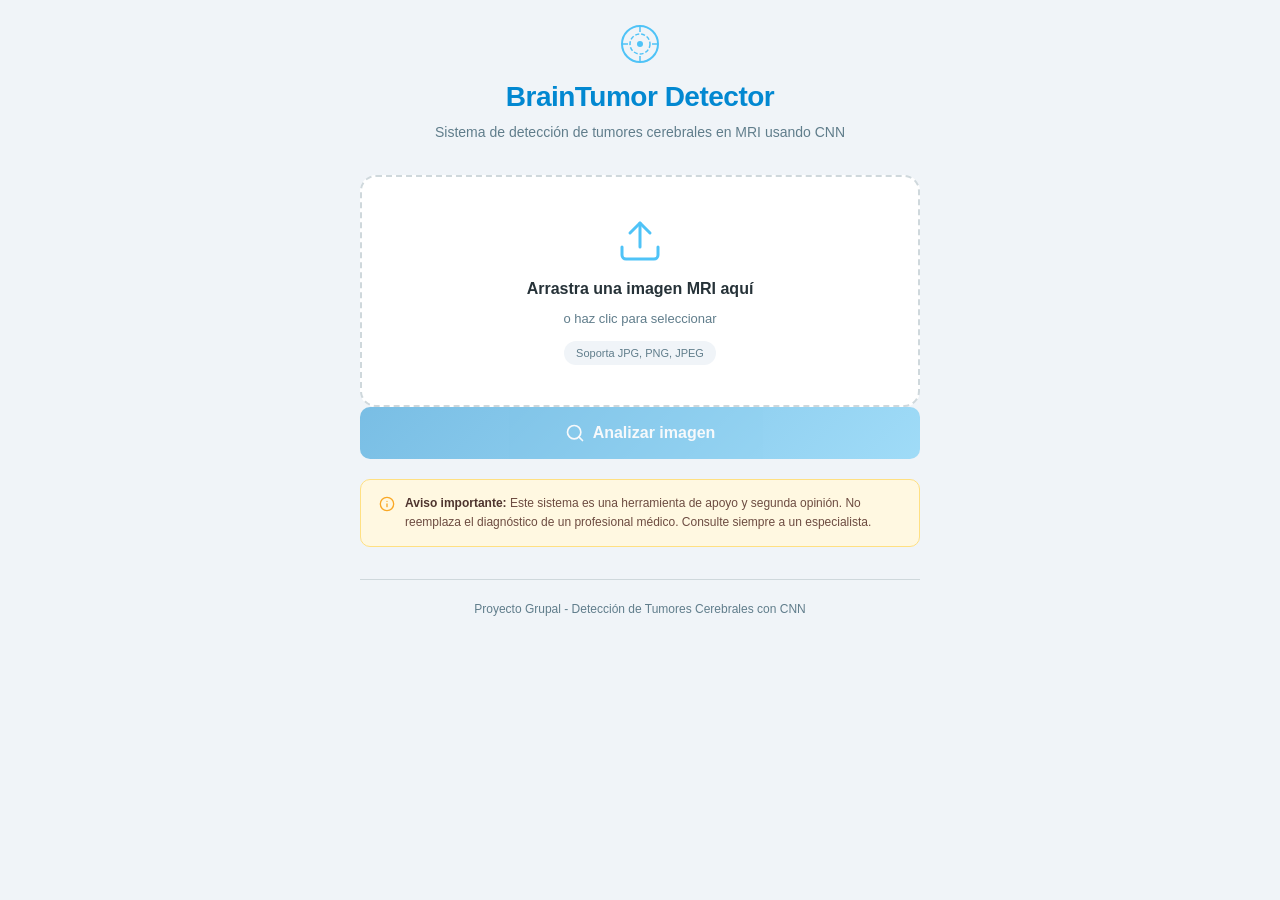
<file: frontend/index.html>
<!DOCTYPE html>
<html lang="es">
<head>
    <meta charset="UTF-8">
    <meta name="viewport" content="width=device-width, initial-scale=1.0">
    <title>BrainTumor Detector - CNN</title>
    <link rel="stylesheet" href="style.css">
    <link rel="icon" type="image/png" href="[data-uri]">
</head>
<body>
    <div class="container">
        <header>
            <div class="logo">
                <svg width="40" height="40" viewBox="0 0 40 40" fill="none">
                    <circle cx="20" cy="20" r="18" stroke="#4fc3f7" stroke-width="2" fill="none"/>
                    <circle cx="20" cy="20" r="10" stroke="#4fc3f7" stroke-width="1.5" fill="none" stroke-dasharray="4 2"/>
                    <circle cx="20" cy="20" r="3" fill="#4fc3f7"/>
                    <line x1="20" y1="2" x2="20" y2="8" stroke="#4fc3f7" stroke-width="1.5"/>
                    <line x1="20" y1="32" x2="20" y2="38" stroke="#4fc3f7" stroke-width="1.5"/>
                    <line x1="2" y1="20" x2="8" y2="20" stroke="#4fc3f7" stroke-width="1.5"/>
                    <line x1="32" y1="20" x2="38" y2="20" stroke="#4fc3f7" stroke-width="1.5"/>
                </svg>
            </div>
            <h1>BrainTumor Detector</h1>
            <p class="subtitle">Sistema de detección de tumores cerebrales en MRI usando CNN</p>
        </header>

        <main>
            <div class="upload-section">
                <div class="drop-zone" id="dropZone">
                    <div class="drop-zone-content" id="dropZoneContent">
                        <svg width="48" height="48" viewBox="0 0 24 24" fill="none" stroke="#4fc3f7" stroke-width="1.5" stroke-linecap="round" stroke-linejoin="round">
                            <path d="M21 15v4a2 2 0 0 1-2 2H5a2 2 0 0 1-2-2v-4"/>
                            <polyline points="17 8 12 3 7 8"/>
                            <line x1="12" y1="3" x2="12" y2="15"/>
                        </svg>
                        <p class="drop-text">Arrastra una imagen MRI aquí</p>
                        <p class="drop-hint">o haz clic para seleccionar</p>
                        <span class="drop-formats">Soporta JPG, PNG, JPEG</span>
                    </div>
                    <div class="preview-container" id="previewContainer" style="display:none">
                        <img id="previewImage" alt="Vista previa de la MRI">
                        <button class="btn-change" id="btnChange">
                            <svg width="16" height="16" viewBox="0 0 24 24" fill="none" stroke="currentColor" stroke-width="2" stroke-linecap="round" stroke-linejoin="round">
                                <path d="M21 15v4a2 2 0 0 1-2 2H5a2 2 0 0 1-2-2v-4"/>
                                <polyline points="17 8 12 3 7 8"/>
                                <line x1="12" y1="3" x2="12" y2="15"/>
                            </svg>
                            Cambiar imagen
                        </button>
                    </div>
                    <input type="file" id="fileInput" accept="image/jpeg,image/png,image/jpg" hidden>
                </div>

                <button class="btn-analyze" id="btnAnalyze" disabled>
                    <svg width="20" height="20" viewBox="0 0 24 24" fill="none" stroke="currentColor" stroke-width="2" stroke-linecap="round" stroke-linejoin="round">
                        <circle cx="11" cy="11" r="8"/>
                        <line x1="21" y1="21" x2="16.65" y2="16.65"/>
                    </svg>
                    Analizar imagen
                </button>
            </div>

            <div class="loading" id="loading" style="display:none">
                <div class="spinner"></div>
                <p>Analizando imagen con la CNN...</p>
            </div>

            <div class="result-section" id="resultSection" style="display:none">
                <div class="result-card" id="resultCard">
                    <div class="result-header">
                        <span class="result-badge" id="resultBadge">Tumor Detectado</span>
                        <span class="result-confidence" id="resultConfidence">97.3%</span>
                    </div>
                    <div class="result-body">
                        <div class="result-icon" id="resultIcon">
                            <svg width="48" height="48" viewBox="0 0 24 24" fill="none" stroke="currentColor" stroke-width="1.5" stroke-linecap="round" stroke-linejoin="round">
                                <path d="M22 11.08V12a10 10 0 1 1-5.93-9.14"/>
                                <polyline points="22 4 12 14.01 9 11.01"/>
                            </svg>
                        </div>
                        <div class="result-info">
                            <h3 id="resultTitle">Glioma</h3>
                            <p class="result-desc" id="resultDesc">Tumor en células gliales del cerebro</p>
                        </div>
                    </div>
                    <div class="result-bar-container">
                        <div class="result-bar" id="resultBar"></div>
                    </div>
                    <div class="result-details" id="resultDetails">
                        <h4>Probabilidades por clase</h4>
                        <div class="prob-list" id="probList"></div>
                    </div>
                </div>
            </div>

            <div class="error-section" id="errorSection" style="display:none">
                <div class="error-card">
                    <svg width="24" height="24" viewBox="0 0 24 24" fill="none" stroke="#ef5350" stroke-width="2" stroke-linecap="round" stroke-linejoin="round">
                        <circle cx="12" cy="12" r="10"/>
                        <line x1="15" y1="9" x2="9" y2="15"/>
                        <line x1="9" y1="9" x2="15" y2="15"/>
                    </svg>
                    <p id="errorMessage">Error al procesar la imagen</p>
                </div>
            </div>

            <div class="disclaimer">
                <svg width="16" height="16" viewBox="0 0 24 24" fill="none" stroke="currentColor" stroke-width="2" stroke-linecap="round" stroke-linejoin="round">
                    <circle cx="12" cy="12" r="10"/>
                    <line x1="12" y1="16" x2="12" y2="12"/>
                    <line x1="12" y1="8" x2="12.01" y2="8"/>
                </svg>
                <p><strong>Aviso importante:</strong> Este sistema es una herramienta de apoyo y segunda opinión. No reemplaza el diagnóstico de un profesional médico. Consulte siempre a un especialista.</p>
            </div>
        </main>

        <footer>
            <p>Proyecto Grupal - Detección de Tumores Cerebrales con CNN</p>
        </footer>
    </div>

    <script src="app.js"></script>
</body>
</html>
</file>
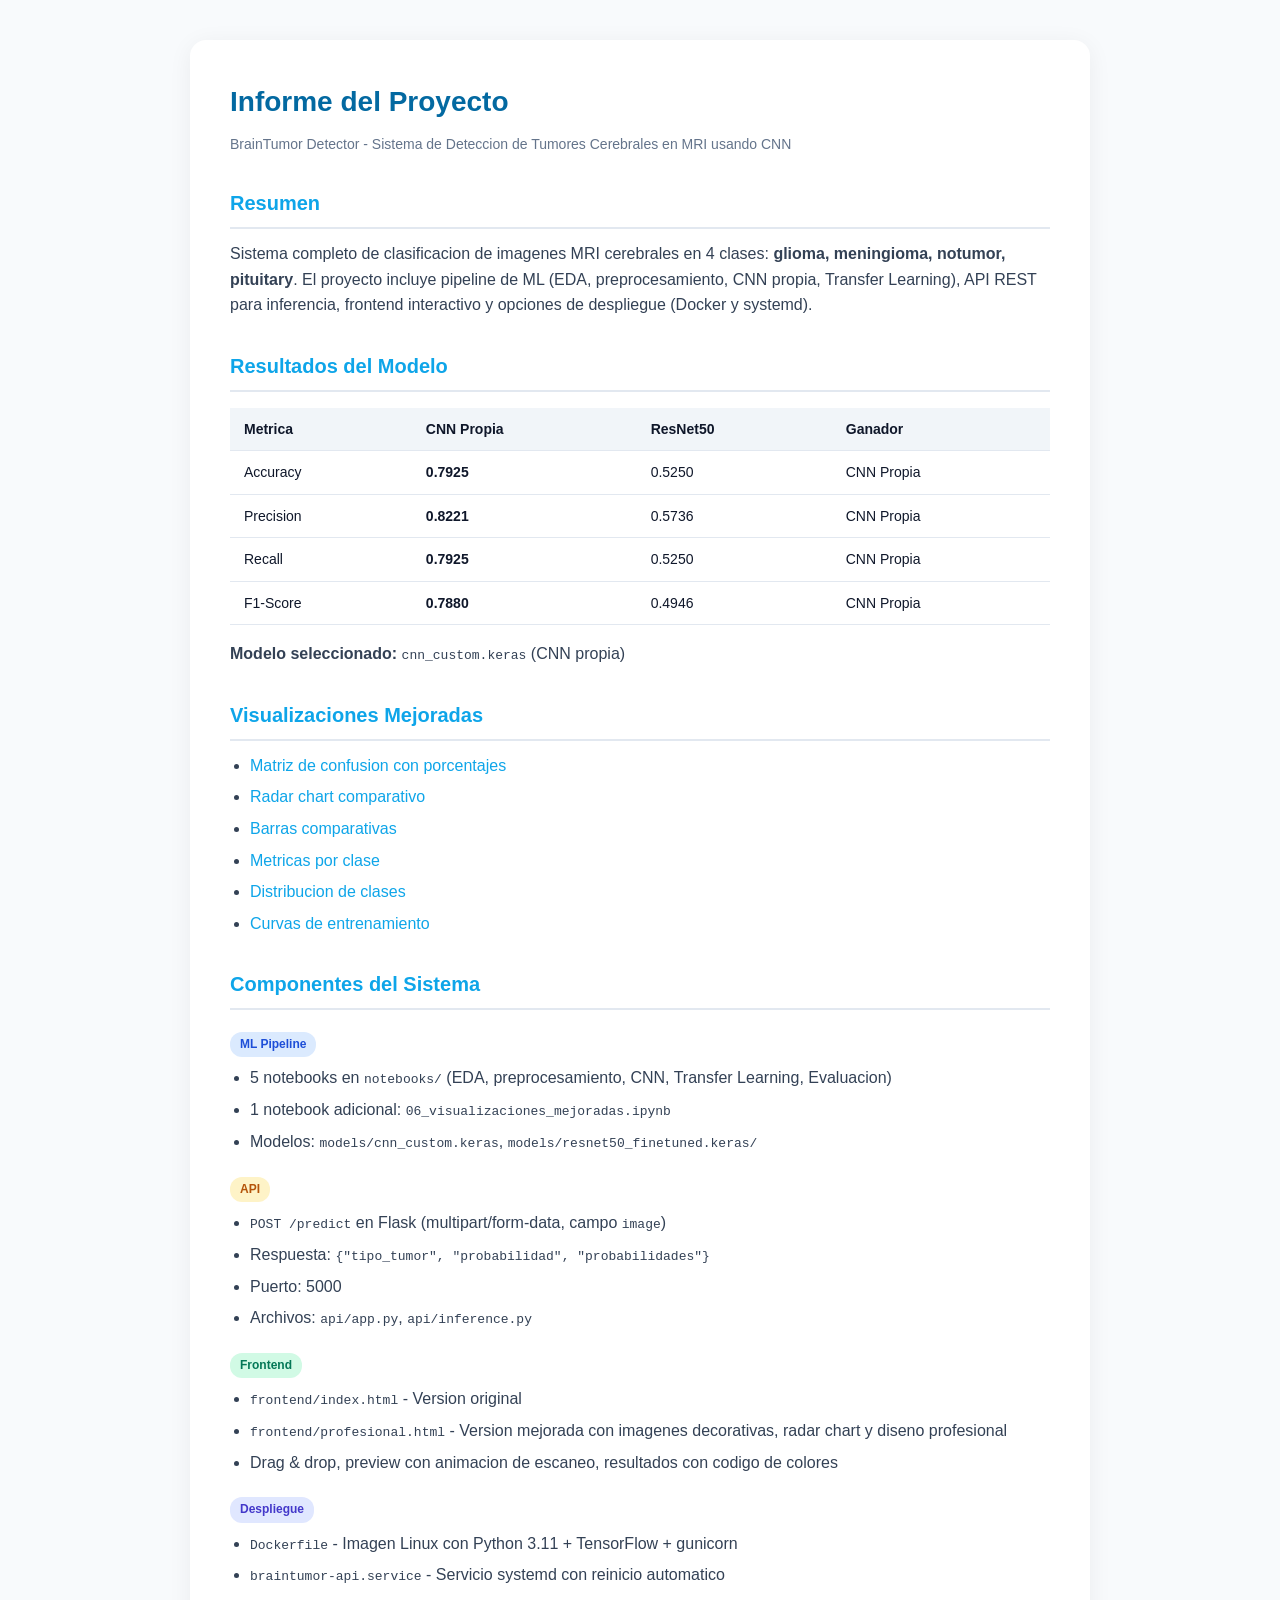
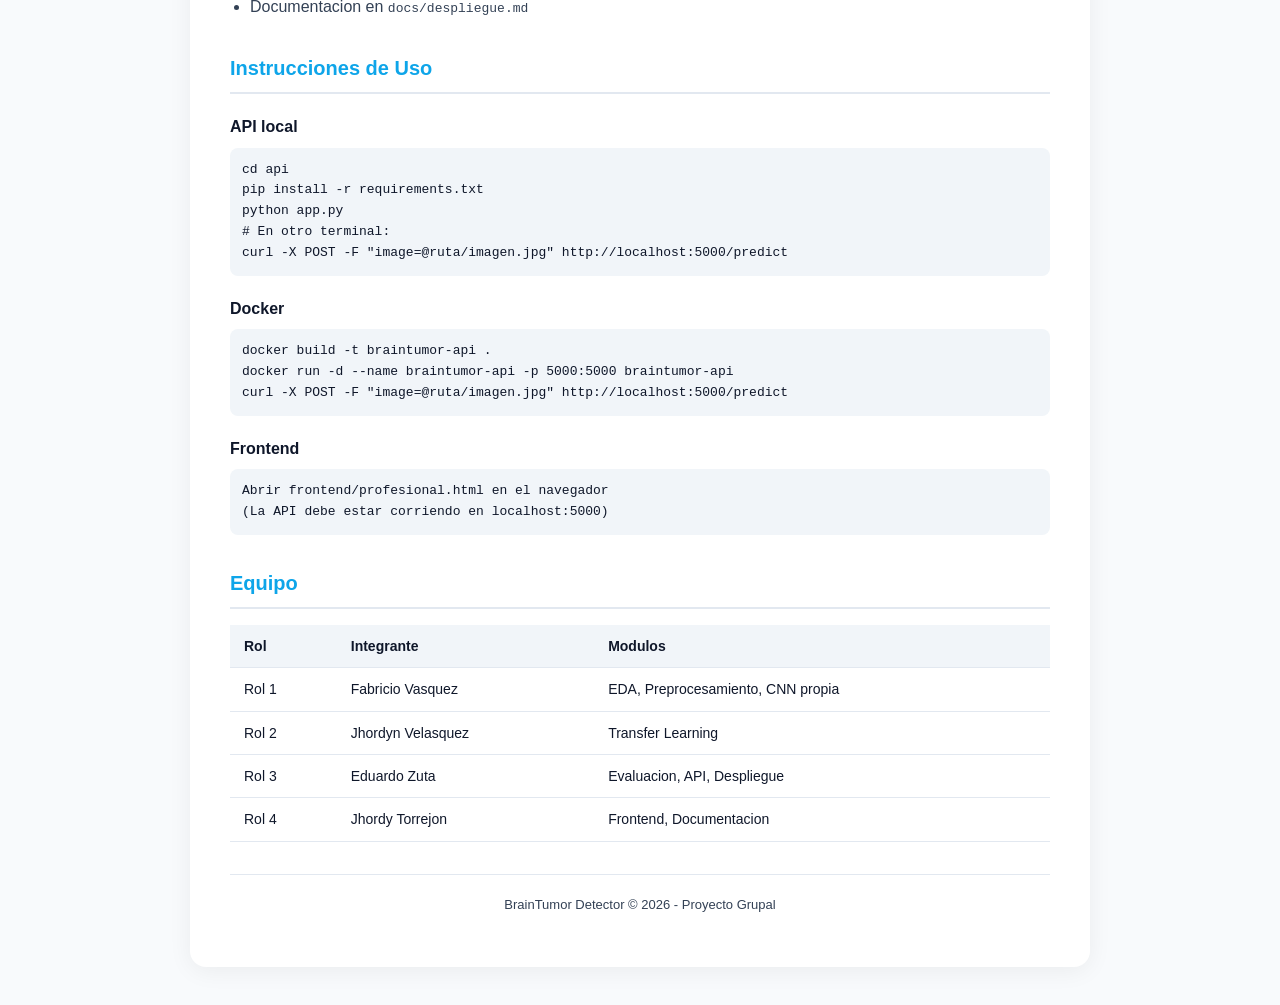
<file: docs/informe.html>
﻿<!DOCTYPE html>
<html lang="es">
<head>
    <meta charset="UTF-8">
    <meta name="viewport" content="width=device-width, initial-scale=1.0">
    <title>Informe BrainTumor Detector</title>
    <style>
        * { margin: 0; padding: 0; box-sizing: border-box; }
        body { font-family: -apple-system, BlinkMacSystemFont, 'Segoe UI', Roboto, sans-serif; background: #f8fafc; color: #0f172a; line-height: 1.6; padding: 40px 20px; }
        .container { max-width: 900px; margin: 0 auto; background: white; border-radius: 16px; box-shadow: 0 4px 24px rgba(0,0,0,0.06); padding: 40px; }
        h1 { font-size: 28px; color: #0369a1; margin-bottom: 8px; }
        h2 { font-size: 20px; color: #0ea5e9; margin-top: 32px; margin-bottom: 12px; padding-bottom: 8px; border-bottom: 2px solid #e2e8f0; }
        h3 { font-size: 16px; color: #0f172a; margin-top: 20px; margin-bottom: 8px; }
        p { margin-bottom: 12px; color: #334155; }
        .meta { color: #64748b; font-size: 14px; margin-bottom: 24px; }
        table { width: 100%; border-collapse: collapse; margin: 16px 0; }
        th, td { padding: 10px 14px; text-align: left; border-bottom: 1px solid #e2e8f0; font-size: 14px; }
        th { background: #f1f5f9; font-weight: 600; color: #0f172a; }
        tr:hover { background: #f8fafc; }
        .badge { display: inline-block; padding: 3px 10px; border-radius: 12px; font-size: 12px; font-weight: 600; }
        .badge-ml { background: #dbeafe; color: #1d4ed8; }
        .badge-api { background: #fef3c7; color: #b45309; }
        .badge-front { background: #d1fae5; color: #047857; }
        .badge-docker { background: #e0e7ff; color: #4338ca; }
        ul { padding-left: 20px; margin-bottom: 12px; }
        li { margin-bottom: 6px; color: #334155; }
        a { color: #0ea5e9; text-decoration: none; }
        a:hover { text-decoration: underline; }
        .footer { margin-top: 32px; padding-top: 20px; border-top: 1px solid #e2e8f0; text-align: center; font-size: 13px; color: #64748b; }
    </style>
</head>
<body>
<div class="container">
    <h1>Informe del Proyecto</h1>
    <p class="meta">BrainTumor Detector - Sistema de Deteccion de Tumores Cerebrales en MRI usando CNN</p>

    <h2>Resumen</h2>
    <p>Sistema completo de clasificacion de imagenes MRI cerebrales en 4 clases: <strong>glioma, meningioma, notumor, pituitary</strong>. El proyecto incluye pipeline de ML (EDA, preprocesamiento, CNN propia, Transfer Learning), API REST para inferencia, frontend interactivo y opciones de despliegue (Docker y systemd).</p>

    <h2>Resultados del Modelo</h2>
    <table>
        <tr><th>Metrica</th><th>CNN Propia</th><th>ResNet50</th><th>Ganador</th></tr>
        <tr><td>Accuracy</td><td><strong>0.7925</strong></td><td>0.5250</td><td>CNN Propia</td></tr>
        <tr><td>Precision</td><td><strong>0.8221</strong></td><td>0.5736</td><td>CNN Propia</td></tr>
        <tr><td>Recall</td><td><strong>0.7925</strong></td><td>0.5250</td><td>CNN Propia</td></tr>
        <tr><td>F1-Score</td><td><strong>0.7880</strong></td><td>0.4946</td><td>CNN Propia</td></tr>
    </table>
    <p><strong>Modelo seleccionado:</strong> <code>cnn_custom.keras</code> (CNN propia)</p>

    <h2>Visualizaciones Mejoradas</h2>
    <ul>
        <li><a href="mejorada_cnn_confusion_pct.png">Matriz de confusion con porcentajes</a></li>
        <li><a href="mejorada_radar_metrics.png">Radar chart comparativo</a></li>
        <li><a href="mejorada_comparativa_barras.png">Barras comparativas</a></li>
        <li><a href="mejorada_metrics_clase.png">Metricas por clase</a></li>
        <li><a href="mejorada_distribucion.png">Distribucion de clases</a></li>
        <li><a href="mejorada_curvas_profesionales.png">Curvas de entrenamiento</a></li>
    </ul>

    <h2>Componentes del Sistema</h2>
    <h3><span class="badge badge-ml">ML Pipeline</span></h3>
    <ul>
        <li>5 notebooks en <code>notebooks/</code> (EDA, preprocesamiento, CNN, Transfer Learning, Evaluacion)</li>
        <li>1 notebook adicional: <code>06_visualizaciones_mejoradas.ipynb</code></li>
        <li>Modelos: <code>models/cnn_custom.keras</code>, <code>models/resnet50_finetuned.keras/</code></li>
    </ul>
    <h3><span class="badge badge-api">API</span></h3>
    <ul>
        <li><code>POST /predict</code> en Flask (multipart/form-data, campo <code>image</code>)</li>
        <li>Respuesta: <code>{"tipo_tumor", "probabilidad", "probabilidades"}</code></li>
        <li>Puerto: 5000</li>
        <li>Archivos: <code>api/app.py</code>, <code>api/inference.py</code></li>
    </ul>
    <h3><span class="badge badge-front">Frontend</span></h3>
    <ul>
        <li><code>frontend/index.html</code> - Version original</li>
        <li><code>frontend/profesional.html</code> - Version mejorada con imagenes decorativas, radar chart y diseno profesional</li>
        <li>Drag & drop, preview con animacion de escaneo, resultados con codigo de colores</li>
    </ul>
    <h3><span class="badge badge-docker">Despliegue</span></h3>
    <ul>
        <li><code>Dockerfile</code> - Imagen Linux con Python 3.11 + TensorFlow + gunicorn</li>
        <li><code>braintumor-api.service</code> - Servicio systemd con reinicio automatico</li>
        <li>Documentacion en <code>docs/despliegue.md</code></li>
    </ul>

    <h2>Instrucciones de Uso</h2>
    <h3>API local</h3>
    <pre style="background:#f1f5f9;padding:12px;border-radius:8px;font-size:13px;">cd api
pip install -r requirements.txt
python app.py
# En otro terminal:
curl -X POST -F "image=@ruta/imagen.jpg" http://localhost:5000/predict</pre>

    <h3>Docker</h3>
    <pre style="background:#f1f5f9;padding:12px;border-radius:8px;font-size:13px;">docker build -t braintumor-api .
docker run -d --name braintumor-api -p 5000:5000 braintumor-api
curl -X POST -F "image=@ruta/imagen.jpg" http://localhost:5000/predict</pre>

    <h3>Frontend</h3>
    <pre style="background:#f1f5f9;padding:12px;border-radius:8px;font-size:13px;">Abrir frontend/profesional.html en el navegador
(La API debe estar corriendo en localhost:5000)</pre>

    <h2>Equipo</h2>
    <table>
        <tr><th>Rol</th><th>Integrante</th><th>Modulos</th></tr>
        <tr><td>Rol 1</td><td>Fabricio Vasquez</td><td>EDA, Preprocesamiento, CNN propia</td></tr>
        <tr><td>Rol 2</td><td>Jhordyn Velasquez</td><td>Transfer Learning</td></tr>
        <tr><td>Rol 3</td><td>Eduardo Zuta</td><td>Evaluacion, API, Despliegue</td></tr>
        <tr><td>Rol 4</td><td>Jhordy Torrejon</td><td>Frontend, Documentacion</td></tr>
    </table>
    <div class="footer">
        <p>BrainTumor Detector &copy; 2026 - Proyecto Grupal</p>
    </div>
</div>
</body>
</html>
</file>
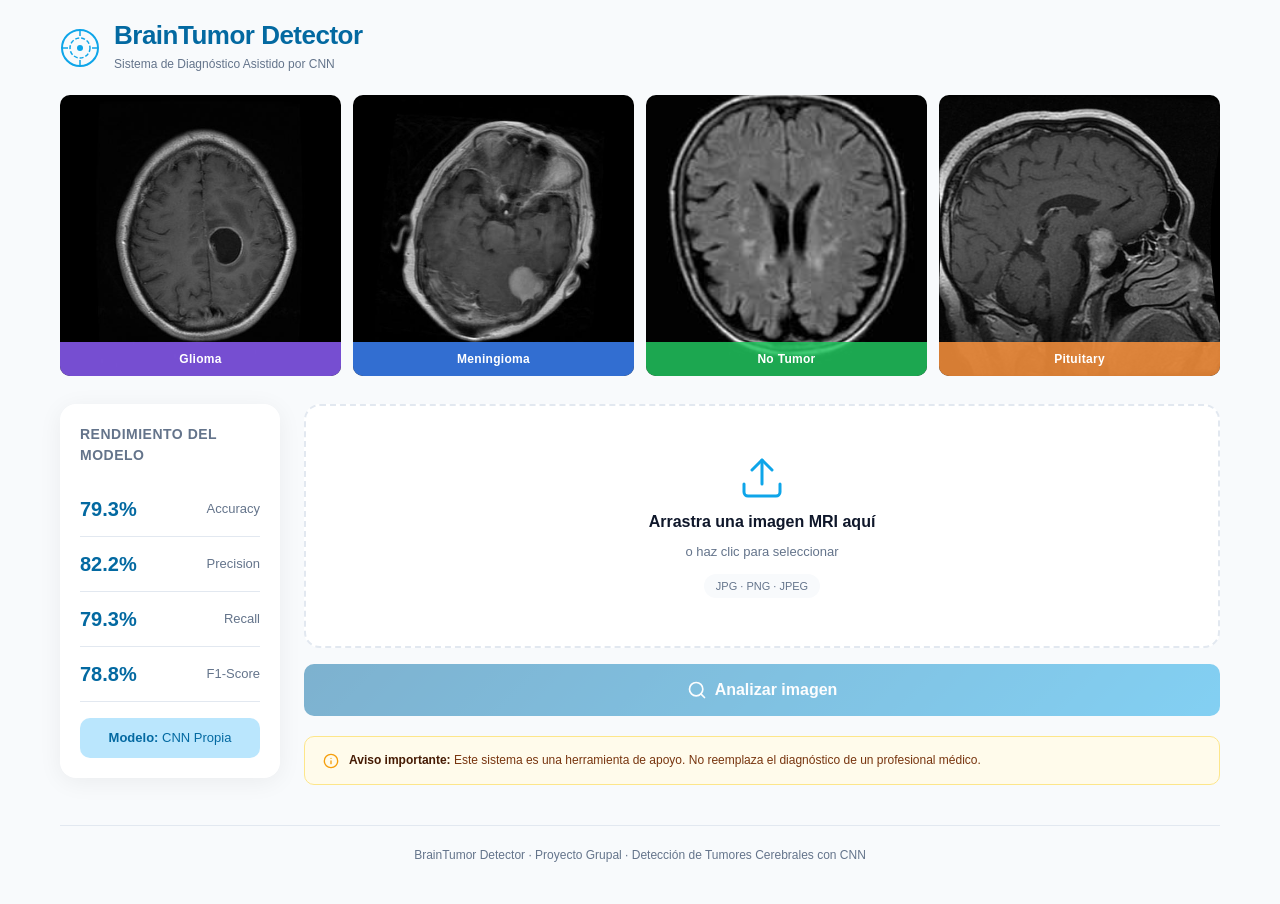
<file: frontend/profesional.html>
﻿<!DOCTYPE html>
<html lang="es">
<head>
    <meta charset="UTF-8">
    <meta name="viewport" content="width=device-width, initial-scale=1.0">
    <title>BrainTumor Detector - Diagnóstico Asistido por CNN</title>
    <link rel="stylesheet" href="profesional.css">
</head>
<body>
    <div class="app">
        <header class="header">
            <div class="header-top">
                <div class="logo">
                    <svg width="40" height="40" viewBox="0 0 40 40" fill="none">
                        <circle cx="20" cy="20" r="18" stroke="#0ea5e9" stroke-width="2" fill="none"/>
                        <circle cx="20" cy="20" r="10" stroke="#0ea5e9" stroke-width="1.5" fill="none" stroke-dasharray="4 2"/>
                        <circle cx="20" cy="20" r="3" fill="#0ea5e9"/>
                        <line x1="20" y1="2" x2="20" y2="8" stroke="#0ea5e9" stroke-width="1.5"/>
                        <line x1="20" y1="32" x2="20" y2="38" stroke="#0ea5e9" stroke-width="1.5"/>
                        <line x1="2" y1="20" x2="8" y2="20" stroke="#0ea5e9" stroke-width="1.5"/>
                        <line x1="32" y1="20" x2="38" y2="20" stroke="#0ea5e9" stroke-width="1.5"/>
                    </svg>
                    <div>
                        <h1>BrainTumor Detector</h1>
                        <span class="tag">Sistema de Diagnóstico Asistido por CNN</span>
                    </div>
                </div>
            </div>
            <div class="gallery-bar">
                <div class="gallery-item">
                    <img src="assets/Te-gl_2.jpg" alt="Glioma">
                    <span class="gallery-label glioma-bg">Glioma</span>
                </div>
                <div class="gallery-item">
                    <img src="assets/Te-aug-me_1.jpg" alt="Meningioma">
                    <span class="gallery-label meningioma-bg">Meningioma</span>
                </div>
                <div class="gallery-item">
                    <img src="assets/Te-no_7.jpg" alt="No Tumor">
                    <span class="gallery-label notumor-bg">No Tumor</span>
                </div>
                <div class="gallery-item">
                    <img src="assets/Te-pi_4.jpg" alt="Pituitary">
                    <span class="gallery-label pituitary-bg">Pituitary</span>
                </div>
            </div>
        </header>
        <main class="main-layout">
            <aside class="sidebar">
                <h3>Rendimiento del modelo</h3>
                <div class="metric-card"><span class="metric-value">79.3%</span><span class="metric-label">Accuracy</span></div>
                <div class="metric-card"><span class="metric-value">82.2%</span><span class="metric-label">Precision</span></div>
                <div class="metric-card"><span class="metric-value">79.3%</span><span class="metric-label">Recall</span></div>
                <div class="metric-card"><span class="metric-value">78.8%</span><span class="metric-label">F1-Score</span></div>
                <div class="model-badge"><strong>Modelo:</strong> CNN Propia</div>
            </aside>
            <section class="content">
                <div class="upload-section">
                    <div class="drop-zone" id="dropZone">
                        <div class="drop-zone-content" id="dropZoneContent">
                            <svg width="48" height="48" viewBox="0 0 24 24" fill="none" stroke="#0ea5e9" stroke-width="1.5" stroke-linecap="round" stroke-linejoin="round">
                                <path d="M21 15v4a2 2 0 0 1-2 2H5a2 2 0 0 1-2-2v-4"/>
                                <polyline points="17 8 12 3 7 8"/>
                                <line x1="12" y1="3" x2="12" y2="15"/>
                            </svg>
                            <p class="drop-text">Arrastra una imagen MRI aquí</p>
                            <p class="drop-hint">o haz clic para seleccionar</p>
                            <span class="drop-formats">JPG · PNG · JPEG</span>
                        </div>
                        <div class="preview-container" id="previewContainer" style="display:none">
                            <div class="preview-wrapper">
                                <div class="scan-line" id="scanLine"></div>
                                <img id="previewImage" alt="Vista previa de la MRI">
                            </div>
                            <button class="btn-change" id="btnChange">Cambiar imagen</button>
                        </div>
                        <input type="file" id="fileInput" accept="image/jpeg,image/png,image/jpg" hidden>
                    </div>
                    <button class="btn-analyze" id="btnAnalyze" disabled>
                        <svg width="20" height="20" viewBox="0 0 24 24" fill="none" stroke="currentColor" stroke-width="2" stroke-linecap="round" stroke-linejoin="round">
                            <circle cx="11" cy="11" r="8"/>
                            <line x1="21" y1="21" x2="16.65" y2="16.65"/>
                        </svg>
                        Analizar imagen
                    </button>
                </div>
                <div class="loading" id="loading" style="display:none">
                    <div class="spinner"></div>
                    <p>Analizando imagen con la red neuronal...</p>
                </div>
                <div class="result-section" id="resultSection" style="display:none">
                    <div class="result-header-bar">
                        <span class="result-badge" id="resultBadge">Tumor Detectado</span>
                        <span class="result-confidence" id="resultConfidence">97.3%</span>
                    </div>
                    <div class="result-body">
                        <div class="result-info">
                            <div class="result-icon" id="resultIcon">
                                <svg width="48" height="48" viewBox="0 0 24 24" fill="none" stroke="currentColor" stroke-width="1.5" stroke-linecap="round" stroke-linejoin="round">
                                    <path d="M22 11.08V12a10 10 0 1 1-5.93-9.14"/>
                                    <polyline points="22 4 12 14.01 9 11.01"/>
                                </svg>
                            </div>
                            <div>
                                <h3 id="resultTitle">Glioma</h3>
                                <p class="result-desc" id="resultDesc">Tumor en células gliales del cerebro</p>
                            </div>
                        </div>
                        <div class="result-bar-container">
                            <div class="result-bar" id="resultBar"></div>
                        </div>
                    </div>
                    <div class="result-details">
                        <h4>Probabilidades por clase</h4>
                        <div class="prob-list" id="probList"></div>
                        <div class="radar-container">
                            <canvas id="radarChart" width="240" height="240"></canvas>
                        </div>
                    </div>
                </div>
                <div class="error-section" id="errorSection" style="display:none">
                    <div class="error-card">
                        <svg width="24" height="24" viewBox="0 0 24 24" fill="none" stroke="#ef5350" stroke-width="2" stroke-linecap="round" stroke-linejoin="round">
                            <circle cx="12" cy="12" r="10"/>
                            <line x1="15" y1="9" x2="9" y2="15"/>
                            <line x1="9" y1="9" x2="15" y2="15"/>
                        </svg>
                        <p id="errorMessage">Error al procesar la imagen</p>
                    </div>
                </div>
                <div class="disclaimer">
                    <svg width="16" height="16" viewBox="0 0 24 24" fill="none" stroke="currentColor" stroke-width="2" stroke-linecap="round" stroke-linejoin="round">
                        <circle cx="12" cy="12" r="10"/>
                        <line x1="12" y1="16" x2="12" y2="12"/>
                        <line x1="12" y1="8" x2="12.01" y2="8"/>
                    </svg>
                    <p><strong>Aviso importante:</strong> Este sistema es una herramienta de apoyo. No reemplaza el diagnóstico de un profesional médico.</p>
                </div>
            </section>
        </main>
        <footer class="footer">
            <p>BrainTumor Detector · Proyecto Grupal · Detección de Tumores Cerebrales con CNN</p>
        </footer>
    </div>
    <script src="profesional.js"></script>
</body>
</html>
</file>
<file: frontend/style.css>
:root {
    --primary: #4fc3f7;
    --primary-dark: #0288d1;
    --primary-light: #b3e5fc;
    --success: #66bb6a;
    --success-bg: #e8f5e9;
    --danger: #ef5350;
    --danger-bg: #ffebee;
    --warning: #ffa726;
    --warning-bg: #fff3e0;
    --bg: #f0f4f8;
    --card-bg: #ffffff;
    --text: #263238;
    --text-secondary: #607d8b;
    --border: #cfd8dc;
    --shadow: 0 4px 24px rgba(0,0,0,0.08);
    --radius: 16px;
    --radius-sm: 10px;
}

*, *::before, *::after {
    margin: 0;
    padding: 0;
    box-sizing: border-box;
}

body {
    font-family: -apple-system, BlinkMacSystemFont, 'Segoe UI', Roboto, Oxygen, Ubuntu, sans-serif;
    background: var(--bg);
    color: var(--text);
    min-height: 100vh;
    display: flex;
    justify-content: center;
    align-items: flex-start;
    padding: 24px;
    line-height: 1.5;
}

.container {
    width: 100%;
    max-width: 560px;
    margin: 0 auto;
}

header {
    text-align: center;
    margin-bottom: 32px;
}

.logo {
    margin-bottom: 12px;
    display: flex;
    justify-content: center;
}

.logo svg {
    animation: pulse 3s infinite;
}

@keyframes pulse {
    0%, 100% { opacity: 1; }
    50% { opacity: 0.7; }
}

h1 {
    font-size: 28px;
    font-weight: 700;
    color: var(--primary-dark);
    letter-spacing: -0.5px;
}

.subtitle {
    font-size: 14px;
    color: var(--text-secondary);
    margin-top: 4px;
}

main {
    display: flex;
    flex-direction: column;
    gap: 20px;
}

.drop-zone {
    border: 2px dashed var(--border);
    border-radius: var(--radius);
    padding: 40px 24px;
    text-align: center;
    cursor: pointer;
    transition: all 0.3s ease;
    background: var(--card-bg);
    position: relative;
}

.drop-zone:hover,
.drop-zone.drag-over {
    border-color: var(--primary);
    background: var(--primary-light);
    transform: translateY(-2px);
    box-shadow: var(--shadow);
}

.drop-zone-content {
    display: flex;
    flex-direction: column;
    align-items: center;
    gap: 8px;
}

.drop-zone-content svg {
    margin-bottom: 4px;
}

.drop-text {
    font-size: 16px;
    font-weight: 600;
    color: var(--text);
}

.drop-hint {
    font-size: 13px;
    color: var(--text-secondary);
}

.drop-formats {
    font-size: 11px;
    color: var(--text-secondary);
    background: var(--bg);
    padding: 4px 12px;
    border-radius: 20px;
    margin-top: 4px;
}

.preview-container {
    display: flex;
    flex-direction: column;
    align-items: center;
    gap: 12px;
}

.preview-container img {
    max-width: 100%;
    max-height: 280px;
    border-radius: var(--radius-sm);
    box-shadow: var(--shadow);
    object-fit: contain;
}

.btn-change {
    background: transparent;
    border: 1px solid var(--border);
    padding: 8px 16px;
    border-radius: 20px;
    cursor: pointer;
    font-size: 13px;
    color: var(--text-secondary);
    display: inline-flex;
    align-items: center;
    gap: 6px;
    transition: all 0.2s ease;
}

.btn-change:hover {
    border-color: var(--primary);
    color: var(--primary-dark);
}

.btn-analyze {
    width: 100%;
    padding: 16px 24px;
    background: linear-gradient(135deg, var(--primary-dark), var(--primary));
    color: white;
    border: none;
    border-radius: var(--radius-sm);
    font-size: 16px;
    font-weight: 600;
    cursor: pointer;
    display: flex;
    align-items: center;
    justify-content: center;
    gap: 8px;
    transition: all 0.3s ease;
    box-shadow: 0 4px 16px rgba(2, 136, 209, 0.3);
}

.btn-analyze:hover:not(:disabled) {
    transform: translateY(-2px);
    box-shadow: 0 6px 24px rgba(2, 136, 209, 0.4);
}

.btn-analyze:disabled {
    opacity: 0.5;
    cursor: not-allowed;
    box-shadow: none;
}

.loading {
    text-align: center;
    padding: 32px;
    display: flex;
    flex-direction: column;
    align-items: center;
    gap: 16px;
}

.spinner {
    width: 48px;
    height: 48px;
    border: 4px solid var(--primary-light);
    border-top-color: var(--primary-dark);
    border-radius: 50%;
    animation: spin 0.8s linear infinite;
}

@keyframes spin {
    to { transform: rotate(360deg); }
}

.loading p {
    color: var(--text-secondary);
    font-size: 14px;
}

.result-section {
    animation: fadeIn 0.4s ease;
}

@keyframes fadeIn {
    from { opacity: 0; transform: translateY(16px); }
    to { opacity: 1; transform: translateY(0); }
}

.result-card {
    background: var(--card-bg);
    border-radius: var(--radius);
    box-shadow: var(--shadow);
    overflow: hidden;
}

.result-header {
    display: flex;
    justify-content: space-between;
    align-items: center;
    padding: 20px 24px;
}

.result-badge {
    font-size: 14px;
    font-weight: 600;
    padding: 6px 16px;
    border-radius: 20px;
}

.result-badge.tumor {
    background: var(--danger-bg);
    color: var(--danger);
}

.result-badge.notumor {
    background: var(--success-bg);
    color: #2e7d32;
}

.result-badge.unknown {
    background: var(--warning-bg);
    color: #e65100;
}

.result-confidence {
    font-size: 24px;
    font-weight: 700;
}

.result-confidence.tumor {
    color: var(--danger);
}

.result-confidence.notumor {
    color: var(--success);
}

.result-body {
    display: flex;
    align-items: center;
    gap: 20px;
    padding: 0 24px 20px;
}

.result-icon {
    flex-shrink: 0;
}

.result-icon.tumor svg {
    stroke: var(--danger);
}

.result-icon.notumor svg {
    stroke: var(--success);
}

.result-info h3 {
    font-size: 20px;
    font-weight: 700;
    margin-bottom: 4px;
}

.result-desc {
    font-size: 13px;
    color: var(--text-secondary);
}

.result-bar-container {
    height: 6px;
    background: var(--bg);
    margin: 0 24px 20px;
    border-radius: 4px;
    overflow: hidden;
}

.result-bar {
    height: 100%;
    border-radius: 4px;
    transition: width 1s ease;
}

.result-bar.tumor {
    background: linear-gradient(90deg, var(--danger), #ff8a80);
}

.result-bar.notumor {
    background: linear-gradient(90deg, var(--success), #a5d6a7);
}

.result-details {
    padding: 0 24px 20px;
}

.result-details h4 {
    font-size: 13px;
    color: var(--text-secondary);
    margin-bottom: 12px;
    text-transform: uppercase;
    letter-spacing: 0.5px;
}

.prob-list {
    display: flex;
    flex-direction: column;
    gap: 8px;
}

.prob-item {
    display: flex;
    align-items: center;
    gap: 12px;
}

.prob-label {
    width: 100px;
    font-size: 13px;
    font-weight: 500;
    text-transform: capitalize;
    flex-shrink: 0;
}

.prob-track {
    flex: 1;
    height: 8px;
    background: var(--bg);
    border-radius: 4px;
    overflow: hidden;
}

.prob-fill {
    height: 100%;
    border-radius: 4px;
    transition: width 0.8s ease;
}

.prob-fill.glioma {
    background: linear-gradient(90deg, #ab47bc, #ce93d8);
}

.prob-fill.meningioma {
    background: linear-gradient(90deg, #42a5f5, #90caf9);
}

.prob-fill.pituitary {
    background: linear-gradient(90deg, #ffa726, #ffcc80);
}

.prob-fill.notumor {
    background: linear-gradient(90deg, #66bb6a, #a5d6a7);
}

.prob-value {
    width: 48px;
    text-align: right;
    font-size: 13px;
    font-weight: 600;
    color: var(--text);
}

.error-card {
    background: var(--danger-bg);
    border: 1px solid #ffcdd2;
    border-radius: var(--radius-sm);
    padding: 16px 20px;
    display: flex;
    align-items: center;
    gap: 12px;
    animation: shake 0.4s ease;
}

@keyframes shake {
    0%, 100% { transform: translateX(0); }
    25% { transform: translateX(-6px); }
    75% { transform: translateX(6px); }
}

.error-card p {
    font-size: 14px;
    color: #c62828;
    font-weight: 500;
}

.disclaimer {
    background: #fff8e1;
    border: 1px solid #ffe082;
    border-radius: var(--radius-sm);
    padding: 14px 18px;
    display: flex;
    align-items: flex-start;
    gap: 10px;
    font-size: 12px;
    color: #6d4c41;
    line-height: 1.6;
}

.disclaimer svg {
    flex-shrink: 0;
    margin-top: 2px;
    stroke: #f9a825;
}

.disclaimer strong {
    color: #4e342e;
}

footer {
    text-align: center;
    margin-top: 32px;
    padding: 20px 0;
    font-size: 12px;
    color: var(--text-secondary);
    border-top: 1px solid var(--border);
}

@media (max-width: 480px) {
    body { padding: 12px; }
    h1 { font-size: 22px; }
    .drop-zone { padding: 24px 16px; }
    .result-body { flex-direction: column; text-align: center; }
    .prob-label { width: 72px; font-size: 12px; }
}
</file>
<file: frontend/profesional.css>
﻿:root {
    --primary: #0ea5e9;
    --primary-dark: #0369a1;
    --primary-light: #bae6fd;
    --success: #22c55e;
    --success-bg: #f0fdf4;
    --danger: #ef4444;
    --danger-bg: #fef2f2;
    --bg: #f8fafc;
    --card-bg: #ffffff;
    --text: #0f172a;
    --text-secondary: #64748b;
    --border: #e2e8f0;
    --shadow: 0 4px 24px rgba(0,0,0,0.06);
    --radius: 16px;
    --radius-sm: 10px;
}

*, *::before, *::after { margin: 0; padding: 0; box-sizing: border-box; }

body {
    font-family: -apple-system, BlinkMacSystemFont, 'Segoe UI', Roboto, Oxygen, Ubuntu, sans-serif;
    background: var(--bg);
    color: var(--text);
    min-height: 100vh;
    line-height: 1.5;
}

.app { max-width: 1200px; margin: 0 auto; padding: 20px; }

.header { margin-bottom: 28px; }

.header-top { display: flex; justify-content: space-between; align-items: center; margin-bottom: 20px; }

.logo { display: flex; align-items: center; gap: 14px; }

.logo h1 {
    font-size: 26px;
    font-weight: 800;
    color: var(--primary-dark);
    letter-spacing: -0.5px;
    line-height: 1.2;
}

.tag {
    font-size: 12px;
    color: var(--text-secondary);
    font-weight: 500;
}

.gallery-bar {
    display: grid;
    grid-template-columns: repeat(4, 1fr);
    gap: 12px;
}

.gallery-item {
    position: relative;
    border-radius: var(--radius-sm);
    overflow: hidden;
    aspect-ratio: 1;
    cursor: pointer;
    transition: transform 0.3s ease, box-shadow 0.3s ease;
}

.gallery-item:hover {
    transform: translateY(-4px);
    box-shadow: var(--shadow);
}

.gallery-item img {
    width: 100%;
    height: 100%;
    object-fit: cover;
    display: block;
}

.gallery-label {
    position: absolute;
    bottom: 0;
    left: 0;
    right: 0;
    padding: 8px 12px;
    font-size: 12px;
    font-weight: 600;
    text-align: center;
    color: white;
    letter-spacing: 0.3px;
}

.glioma-bg { background: rgba(139, 92, 246, 0.85); }
.meningioma-bg { background: rgba(59, 130, 246, 0.85); }
.notumor-bg { background: rgba(34, 197, 94, 0.85); }
.pituitary-bg { background: rgba(251, 146, 60, 0.85); }

.main-layout {
    display: grid;
    grid-template-columns: 220px 1fr;
    gap: 24px;
    align-items: start;
}

.sidebar {
    background: var(--card-bg);
    border-radius: var(--radius);
    padding: 20px;
    box-shadow: var(--shadow);
    position: sticky;
    top: 20px;
}

.sidebar h3 {
    font-size: 14px;
    font-weight: 700;
    color: var(--text-secondary);
    text-transform: uppercase;
    letter-spacing: 0.5px;
    margin-bottom: 16px;
}

.metric-card {
    display: flex;
    justify-content: space-between;
    align-items: center;
    padding: 12px 0;
    border-bottom: 1px solid var(--border);
}

.metric-card:last-of-type { border-bottom: none; }

.metric-value {
    font-size: 20px;
    font-weight: 800;
    color: var(--primary-dark);
}

.metric-label {
    font-size: 13px;
    color: var(--text-secondary);
    font-weight: 500;
}

.model-badge {
    margin-top: 16px;
    padding: 10px 14px;
    background: var(--primary-light);
    border-radius: var(--radius-sm);
    font-size: 13px;
    text-align: center;
    color: var(--primary-dark);
}

.content {
    display: flex;
    flex-direction: column;
    gap: 20px;
}

.upload-section { display: flex; flex-direction: column; gap: 16px; }

.drop-zone {
    border: 2px dashed var(--border);
    border-radius: var(--radius);
    padding: 48px 24px;
    text-align: center;
    cursor: pointer;
    transition: all 0.3s ease;
    background: var(--card-bg);
}

.drop-zone:hover, .drop-zone.drag-over {
    border-color: var(--primary);
    background: var(--primary-light);
    transform: translateY(-2px);
    box-shadow: var(--shadow);
}

.drop-zone-content { display: flex; flex-direction: column; align-items: center; gap: 8px; }
.drop-text { font-size: 16px; font-weight: 600; color: var(--text); }
.drop-hint { font-size: 13px; color: var(--text-secondary); }
.drop-formats {
    font-size: 11px;
    color: var(--text-secondary);
    background: var(--bg);
    padding: 4px 12px;
    border-radius: 20px;
    margin-top: 4px;
}

.preview-container {
    display: flex;
    flex-direction: column;
    align-items: center;
    gap: 12px;
}

.preview-wrapper {
    position: relative;
    max-width: 100%;
}

.preview-wrapper img {
    max-width: 100%;
    max-height: 300px;
    border-radius: var(--radius-sm);
    box-shadow: var(--shadow);
    object-fit: contain;
    display: block;
}

.scan-line {
    position: absolute;
    top: 0;
    left: 0;
    right: 0;
    height: 3px;
    background: linear-gradient(90deg, transparent, var(--primary), transparent);
    animation: scan 2s ease-in-out infinite;
    opacity: 0;
    pointer-events: none;
}

.preview-wrapper:hover .scan-line { opacity: 1; }

@@keyframes scan {
    0% { top: 0; }
    50% { top: 100%; }
    100% { top: 0; }
}

.btn-change {
    background: transparent;
    border: 1px solid var(--border);
    padding: 8px 16px;
    border-radius: 20px;
    cursor: pointer;
    font-size: 13px;
    color: var(--text-secondary);
    transition: all 0.2s ease;
}

.btn-change:hover { border-color: var(--primary); color: var(--primary-dark); }

.btn-analyze {
    width: 100%;
    padding: 16px 24px;
    background: linear-gradient(135deg, var(--primary-dark), var(--primary));
    color: white;
    border: none;
    border-radius: var(--radius-sm);
    font-size: 16px;
    font-weight: 600;
    cursor: pointer;
    display: flex;
    align-items: center;
    justify-content: center;
    gap: 8px;
    transition: all 0.3s ease;
    box-shadow: 0 4px 16px rgba(2, 132, 199, 0.3);
}

.btn-analyze:hover:not(:disabled) {
    transform: translateY(-2px);
    box-shadow: 0 6px 24px rgba(2, 132, 199, 0.4);
}

.btn-analyze:disabled { opacity: 0.5; cursor: not-allowed; box-shadow: none; }

.loading { text-align: center; padding: 40px; display: flex; flex-direction: column; align-items: center; gap: 16px; }

.spinner {
    width: 48px; height: 48px;
    border: 4px solid var(--primary-light);
    border-top-color: var(--primary-dark);
    border-radius: 50%;
    animation: spin 0.8s linear infinite;
}

@@keyframes spin { to { transform: rotate(360deg); } }

.loading p { color: var(--text-secondary); font-size: 14px; }

.result-section { animation: fadeIn 0.4s ease; }

@@keyframes fadeIn {
    from { opacity: 0; transform: translateY(16px); }
    to { opacity: 1; transform: translateY(0); }
}

.result-header-bar {
    display: flex;
    justify-content: space-between;
    align-items: center;
    padding: 16px 20px;
    background: var(--card-bg);
    border-radius: var(--radius) var(--radius) 0 0;
    box-shadow: var(--shadow);
}

.result-badge {
    font-size: 14px;
    font-weight: 700;
    padding: 6px 16px;
    border-radius: 20px;
}

.result-badge.tumor { background: var(--danger-bg); color: var(--danger); }
.result-badge.notumor { background: var(--success-bg); color: #15803d; }

.result-confidence {
    font-size: 22px;
    font-weight: 800;
}

.result-confidence.tumor { color: var(--danger); }
.result-confidence.notumor { color: var(--success); }

.result-body {
    background: var(--card-bg);
    padding: 0 20px 20px;
    box-shadow: var(--shadow);
}

.result-info {
    display: flex;
    align-items: center;
    gap: 16px;
    padding-bottom: 16px;
}

.result-icon.tumor svg { stroke: var(--danger); }
.result-icon.notumor svg { stroke: var(--success); }

.result-info h3 { font-size: 20px; font-weight: 700; }
.result-desc { font-size: 13px; color: var(--text-secondary); }

.result-bar-container {
    height: 8px;
    background: var(--bg);
    border-radius: 4px;
    overflow: hidden;
}

.result-bar {
    height: 100%;
    border-radius: 4px;
    transition: width 1s ease;
    width: 0;
}

.result-bar.tumor { background: linear-gradient(90deg, var(--danger), #fca5a5); }
.result-bar.notumor { background: linear-gradient(90deg, var(--success), #86efac); }

.result-details {
    background: var(--card-bg);
    border-radius: 0 0 var(--radius) var(--radius);
    padding: 20px;
    box-shadow: var(--shadow);
}

.result-details h4 {
    font-size: 13px;
    color: var(--text-secondary);
    margin-bottom: 12px;
    text-transform: uppercase;
    letter-spacing: 0.5px;
}

.prob-list { display: flex; flex-direction: column; gap: 10px; }

.prob-item { display: flex; align-items: center; gap: 12px; }

.prob-label {
    width: 110px;
    font-size: 13px;
    font-weight: 600;
    text-transform: capitalize;
    flex-shrink: 0;
}

.prob-track {
    flex: 1;
    height: 10px;
    background: var(--bg);
    border-radius: 5px;
    overflow: hidden;
}

.prob-fill {
    height: 100%;
    border-radius: 5px;
    transition: width 0.8s ease;
}

.prob-fill.glioma { background: linear-gradient(90deg, #8b5cf6, #c4b5fd); }
.prob-fill.meningioma { background: linear-gradient(90deg, #3b82f6, #93c5fd); }
.prob-fill.pituitary { background: linear-gradient(90deg, #f97316, #fdba74); }
.prob-fill.notumor { background: linear-gradient(90deg, #22c55e, #86efac); }

.prob-value {
    width: 52px;
    text-align: right;
    font-size: 14px;
    font-weight: 700;
    color: var(--text);
}

.radar-container {
    display: flex;
    justify-content: center;
    margin-top: 20px;
    padding-top: 20px;
    border-top: 1px solid var(--border);
}

.error-card {
    background: var(--danger-bg);
    border: 1px solid #fecaca;
    border-radius: var(--radius-sm);
    padding: 16px 20px;
    display: flex;
    align-items: center;
    gap: 12px;
    animation: shake 0.4s ease;
}

@@keyframes shake {
    0%, 100% { transform: translateX(0); }
    25% { transform: translateX(-6px); }
    75% { transform: translateX(6px); }
}

.error-card p { font-size: 14px; color: #b91c1c; font-weight: 500; }

.disclaimer {
    background: #fffbeb;
    border: 1px solid #fde68a;
    border-radius: var(--radius-sm);
    padding: 14px 18px;
    display: flex;
    align-items: flex-start;
    gap: 10px;
    font-size: 12px;
    color: #78350f;
    line-height: 1.6;
}

.disclaimer svg { flex-shrink: 0; margin-top: 2px; stroke: #f59e0b; }
.disclaimer strong { color: #451a03; }

.footer {
    text-align: center;
    margin-top: 40px;
    padding: 20px 0;
    font-size: 12px;
    color: var(--text-secondary);
    border-top: 1px solid var(--border);
}

@@media (max-width: 768px) {
    .main-layout { grid-template-columns: 1fr; }
    .sidebar { position: static; display: grid; grid-template-columns: repeat(4, 1fr); gap: 12px; }
    .sidebar h3 { display: none; }
    .model-badge { grid-column: 1 / -1; }
    .gallery-bar { grid-template-columns: repeat(2, 1fr); }
    .header-top { flex-direction: column; align-items: flex-start; gap: 12px; }
}
</file>
